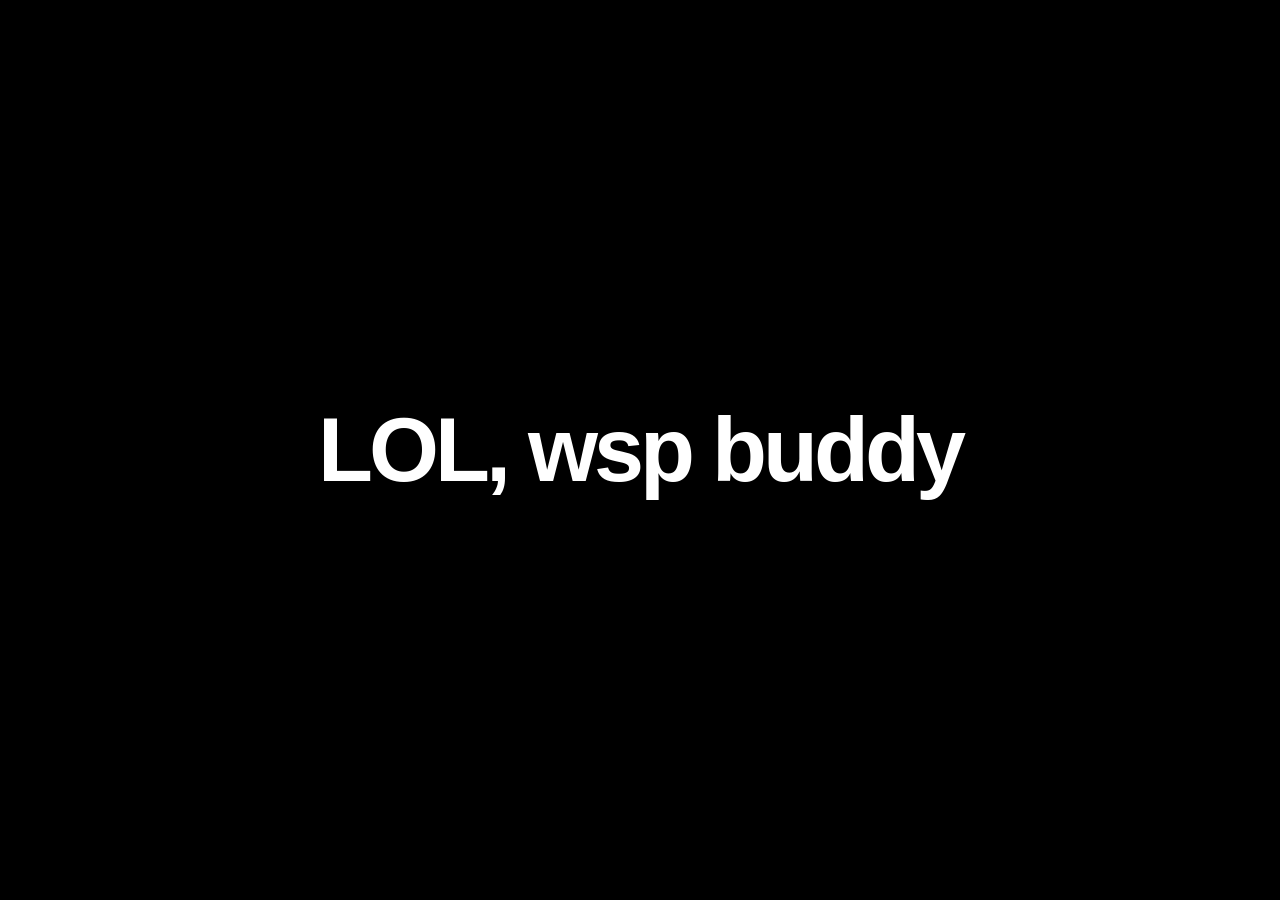
<file: lol/index.html>
<!DOCTYPE html>
<html lang="en">
<head>
  <meta charset="UTF-8">
  <meta name="viewport" content="width=device-width, initial-scale=1.0">
  <title>lol</title>

  <style>
    * {
      box-sizing: border-box;
    }

    body {
      margin: 0;
      height: 100vh;
      display: flex;
      align-items: center;
      justify-content: center;

      background: #000;
      color: #fff;

      font-family: Arial, Helvetica, sans-serif;
    }

    h1 {
      font-size: clamp(40px, 8vw, 90px);
      font-weight: 600;
      letter-spacing: -4px;
      margin: 0;

      animation: appear 0.6s ease;
    }

    @keyframes appear {
      from {
        opacity: 0;
        transform: translateY(10px);
      }

      to {
        opacity: 1;
        transform: translateY(0);
      }
    }
  </style>
</head>

<body>
  <h1>LOL, wsp buddy</h1>
</body>
</html>
</file>
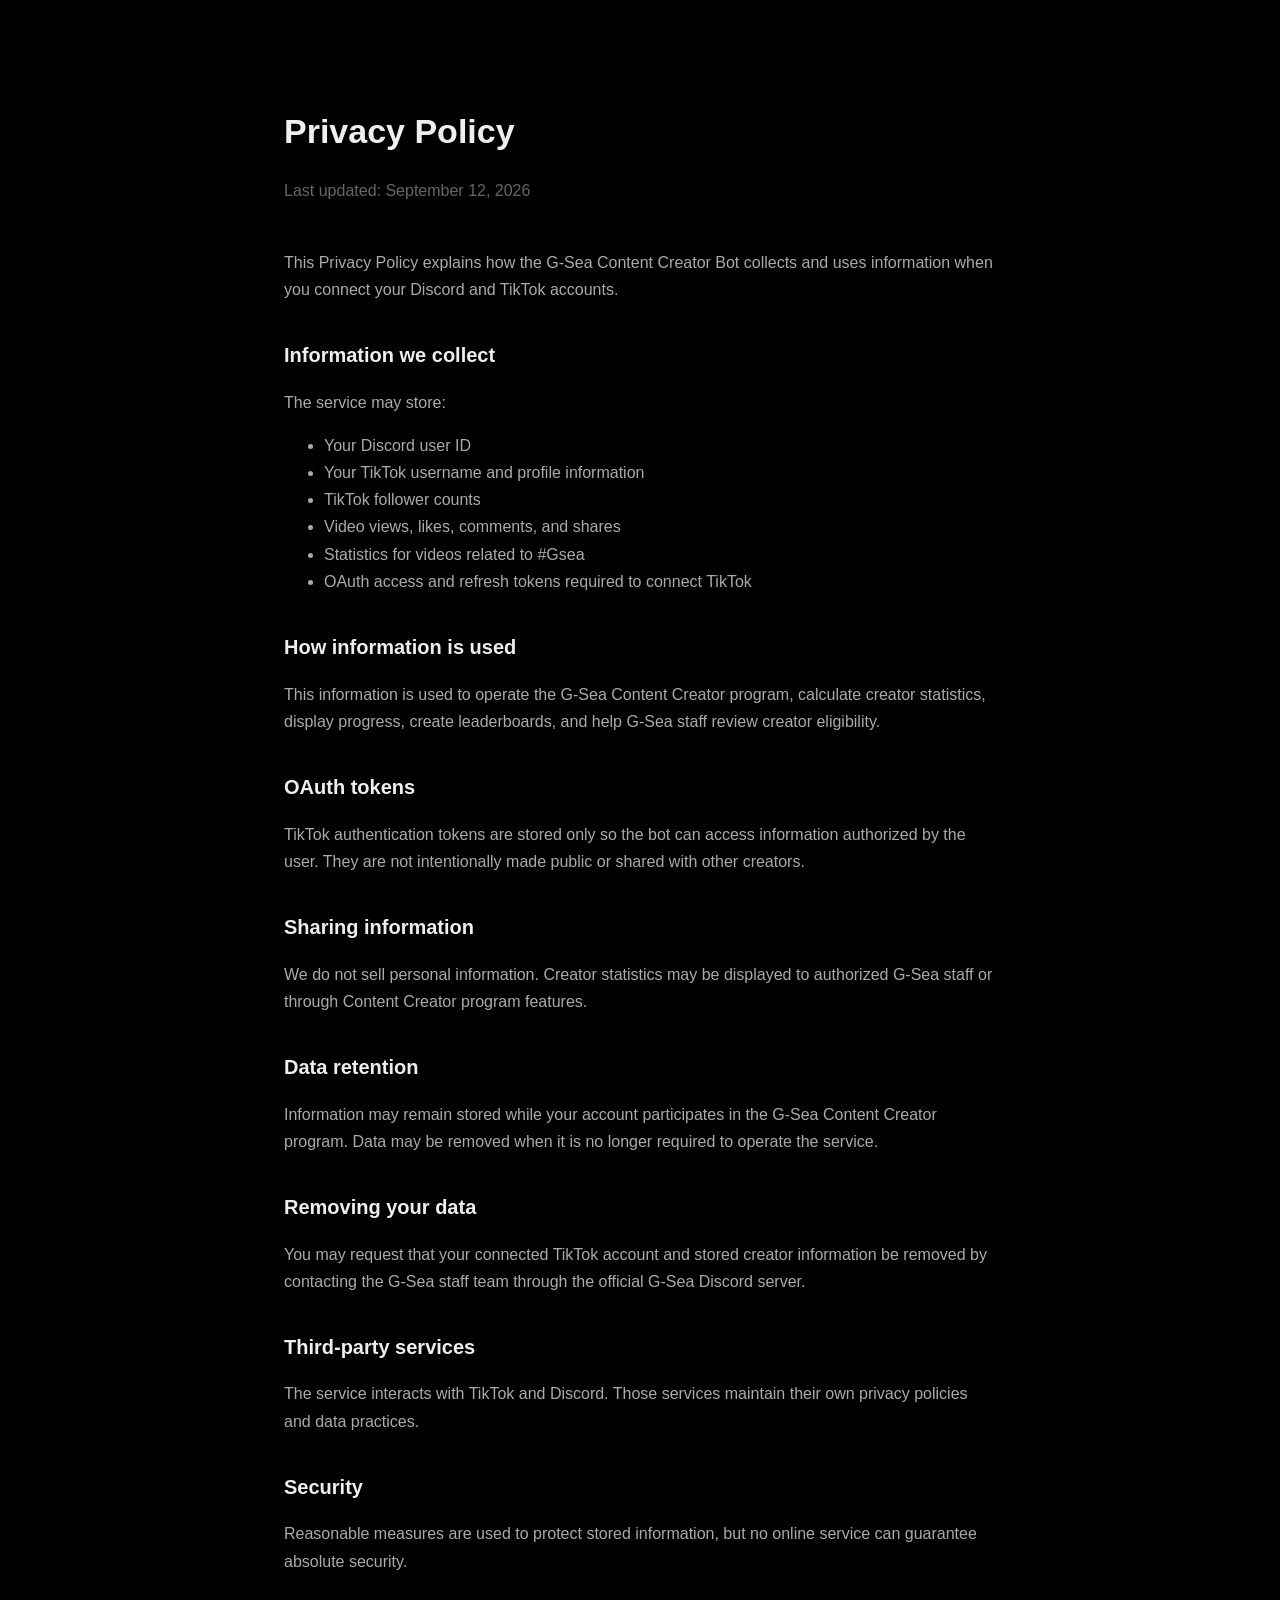
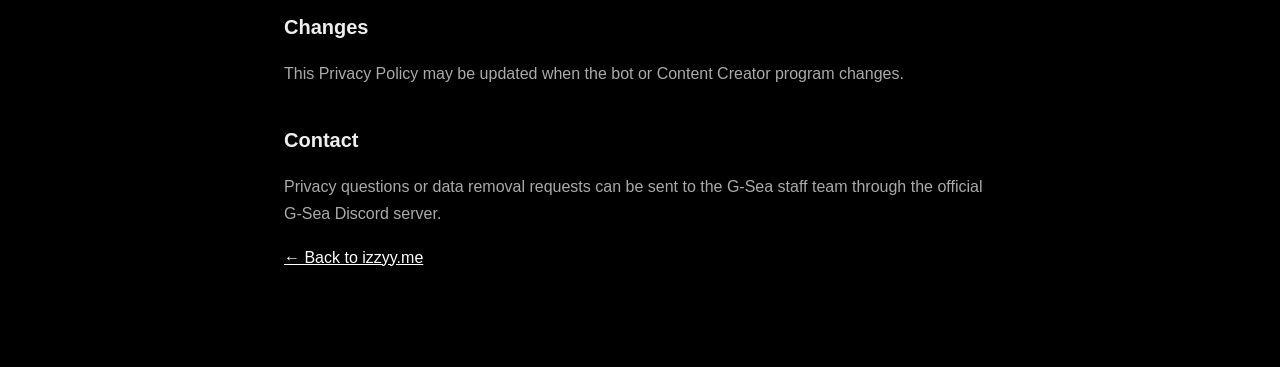
<file: privacy/index.html>
<!DOCTYPE html>
<html lang="en">
<head>
  <meta charset="UTF-8">
  <meta name="viewport" content="width=device-width, initial-scale=1.0">
  <title>Privacy Policy | G-Sea</title>

  <style>
    * { box-sizing: border-box; }

    body {
      margin: 0;
      background: #000;
      color: #eee;
      font-family: Arial, sans-serif;
      line-height: 1.7;
    }

    main {
      max-width: 760px;
      margin: auto;
      padding: 80px 24px;
    }

    h1 { font-size: 34px; margin-bottom: 5px; }
    h2 { margin-top: 35px; font-size: 20px; }
    p, li { color: #aaa; }

    a { color: #fff; }

    .updated {
      color: #666;
      margin-bottom: 45px;
    }
  </style>
</head>

<body>
<main>

  <h1>Privacy Policy</h1>
  <p class="updated">Last updated: September 12, 2026</p>

  <p>
    This Privacy Policy explains how the G-Sea Content Creator Bot collects
    and uses information when you connect your Discord and TikTok accounts.
  </p>

  <h2>Information we collect</h2>

  <p>The service may store:</p>

  <ul>
    <li>Your Discord user ID</li>
    <li>Your TikTok username and profile information</li>
    <li>TikTok follower counts</li>
    <li>Video views, likes, comments, and shares</li>
    <li>Statistics for videos related to #Gsea</li>
    <li>OAuth access and refresh tokens required to connect TikTok</li>
  </ul>

  <h2>How information is used</h2>

  <p>
    This information is used to operate the G-Sea Content Creator program,
    calculate creator statistics, display progress, create leaderboards,
    and help G-Sea staff review creator eligibility.
  </p>

  <h2>OAuth tokens</h2>

  <p>
    TikTok authentication tokens are stored only so the bot can access
    information authorized by the user. They are not intentionally made
    public or shared with other creators.
  </p>

  <h2>Sharing information</h2>

  <p>
    We do not sell personal information. Creator statistics may be displayed
    to authorized G-Sea staff or through Content Creator program features.
  </p>

  <h2>Data retention</h2>

  <p>
    Information may remain stored while your account participates in the
    G-Sea Content Creator program. Data may be removed when it is no longer
    required to operate the service.
  </p>

  <h2>Removing your data</h2>

  <p>
    You may request that your connected TikTok account and stored creator
    information be removed by contacting the G-Sea staff team through the
    official G-Sea Discord server.
  </p>

  <h2>Third-party services</h2>

  <p>
    The service interacts with TikTok and Discord. Those services maintain
    their own privacy policies and data practices.
  </p>

  <h2>Security</h2>

  <p>
    Reasonable measures are used to protect stored information, but no
    online service can guarantee absolute security.
  </p>

  <h2>Changes</h2>

  <p>
    This Privacy Policy may be updated when the bot or Content Creator
    program changes.
  </p>

  <h2>Contact</h2>

  <p>
    Privacy questions or data removal requests can be sent to the G-Sea
    staff team through the official G-Sea Discord server.
  </p>

  <p><a href="/">← Back to izzyy.me</a></p>

</main>
</body>
</html>
</file>
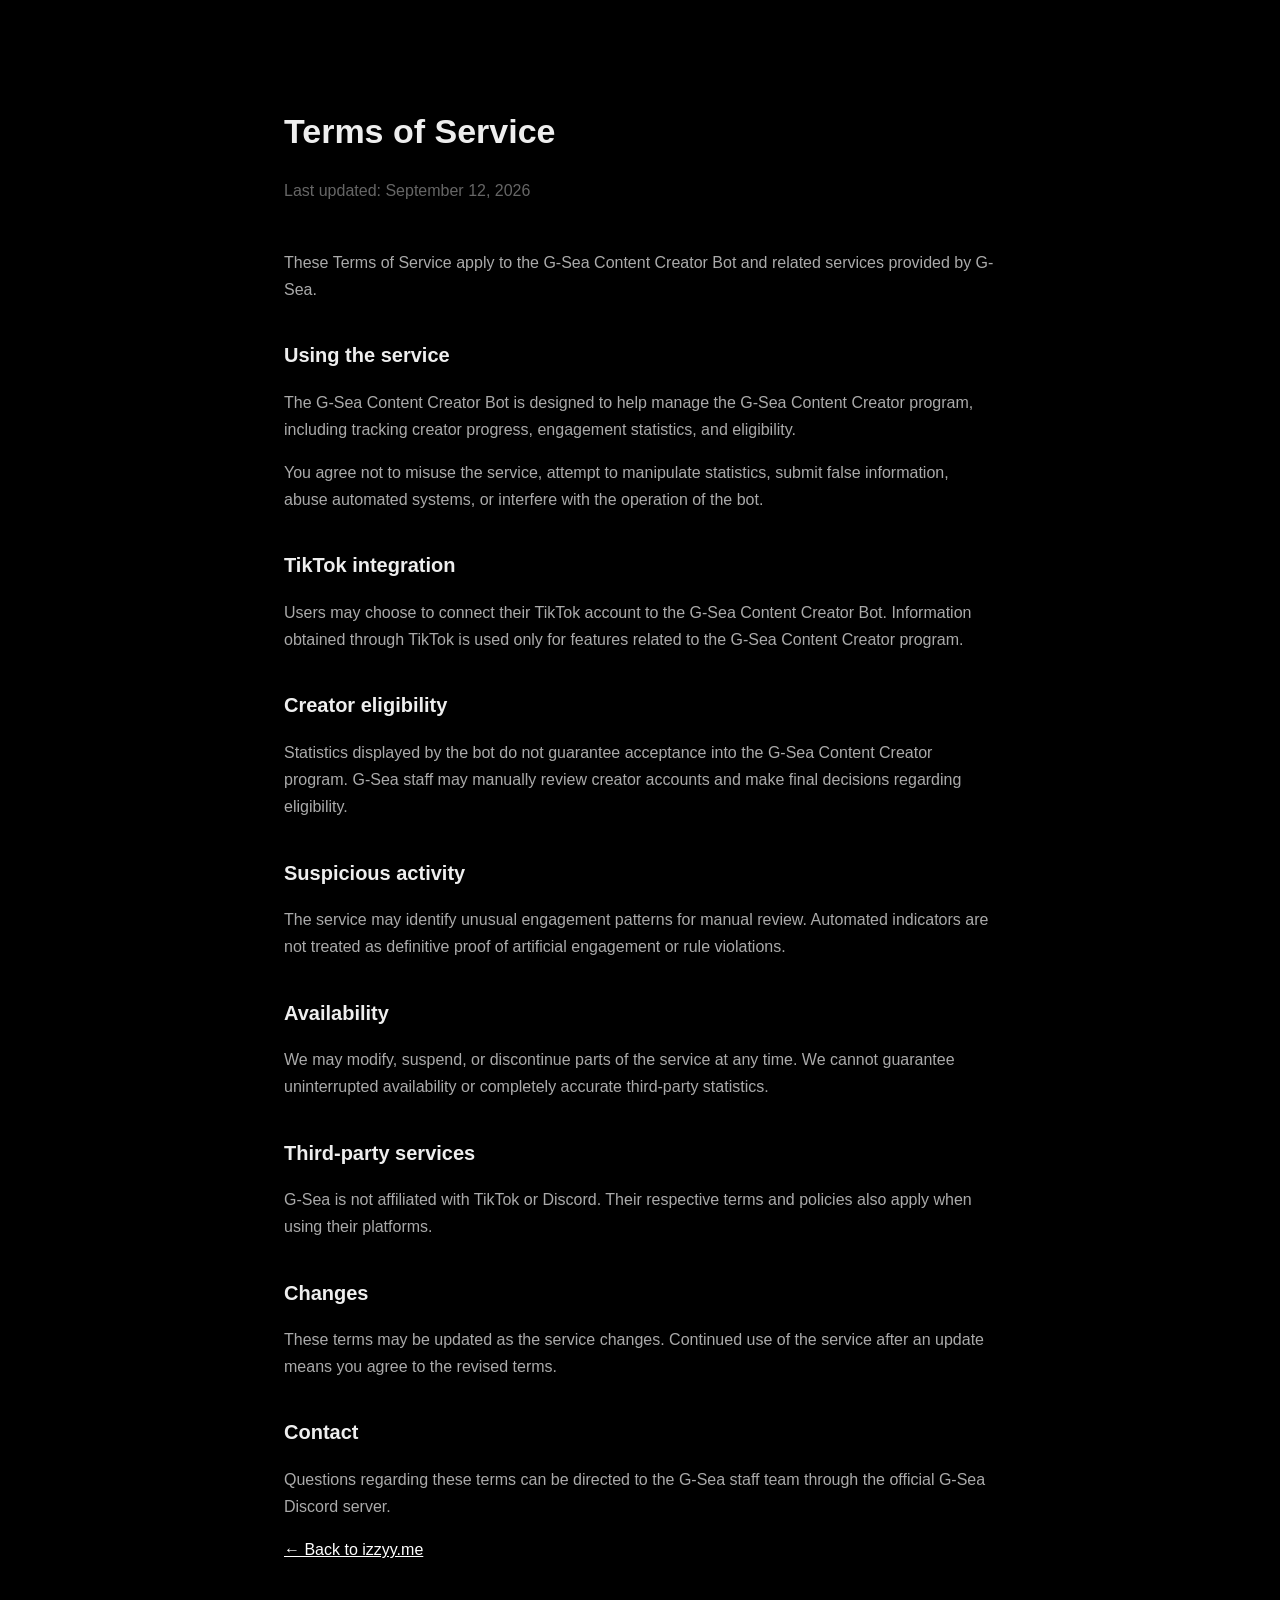
<file: terms/index.html>
<!DOCTYPE html>
<html lang="en">
<head>
  <meta charset="UTF-8">
  <meta name="viewport" content="width=device-width, initial-scale=1.0">
  <title>Terms of Service | G-Sea</title>

  <style>
    * { box-sizing: border-box; }

    body {
      margin: 0;
      background: #000;
      color: #eee;
      font-family: Arial, sans-serif;
      line-height: 1.7;
    }

    main {
      max-width: 760px;
      margin: auto;
      padding: 80px 24px;
    }

    h1 { font-size: 34px; margin-bottom: 5px; }
    h2 { margin-top: 35px; font-size: 20px; }
    p { color: #aaa; }

    a { color: #fff; }

    .updated {
      color: #666;
      margin-bottom: 45px;
    }
  </style>
</head>

<body>
<main>

  <h1>Terms of Service</h1>
  <p class="updated">Last updated: September 12, 2026</p>

  <p>
    These Terms of Service apply to the G-Sea Content Creator Bot and
    related services provided by G-Sea.
  </p>

  <h2>Using the service</h2>
  <p>
    The G-Sea Content Creator Bot is designed to help manage the G-Sea
    Content Creator program, including tracking creator progress,
    engagement statistics, and eligibility.
  </p>

  <p>
    You agree not to misuse the service, attempt to manipulate statistics,
    submit false information, abuse automated systems, or interfere with
    the operation of the bot.
  </p>

  <h2>TikTok integration</h2>
  <p>
    Users may choose to connect their TikTok account to the G-Sea Content
    Creator Bot. Information obtained through TikTok is used only for
    features related to the G-Sea Content Creator program.
  </p>

  <h2>Creator eligibility</h2>
  <p>
    Statistics displayed by the bot do not guarantee acceptance into the
    G-Sea Content Creator program. G-Sea staff may manually review creator
    accounts and make final decisions regarding eligibility.
  </p>

  <h2>Suspicious activity</h2>
  <p>
    The service may identify unusual engagement patterns for manual review.
    Automated indicators are not treated as definitive proof of artificial
    engagement or rule violations.
  </p>

  <h2>Availability</h2>
  <p>
    We may modify, suspend, or discontinue parts of the service at any time.
    We cannot guarantee uninterrupted availability or completely accurate
    third-party statistics.
  </p>

  <h2>Third-party services</h2>
  <p>
    G-Sea is not affiliated with TikTok or Discord. Their respective terms
    and policies also apply when using their platforms.
  </p>

  <h2>Changes</h2>
  <p>
    These terms may be updated as the service changes. Continued use of the
    service after an update means you agree to the revised terms.
  </p>

  <h2>Contact</h2>
  <p>
    Questions regarding these terms can be directed to the G-Sea staff team
    through the official G-Sea Discord server.
  </p>

  <p><a href="/">← Back to izzyy.me</a></p>

</main>
</body>
</html>
</file>
